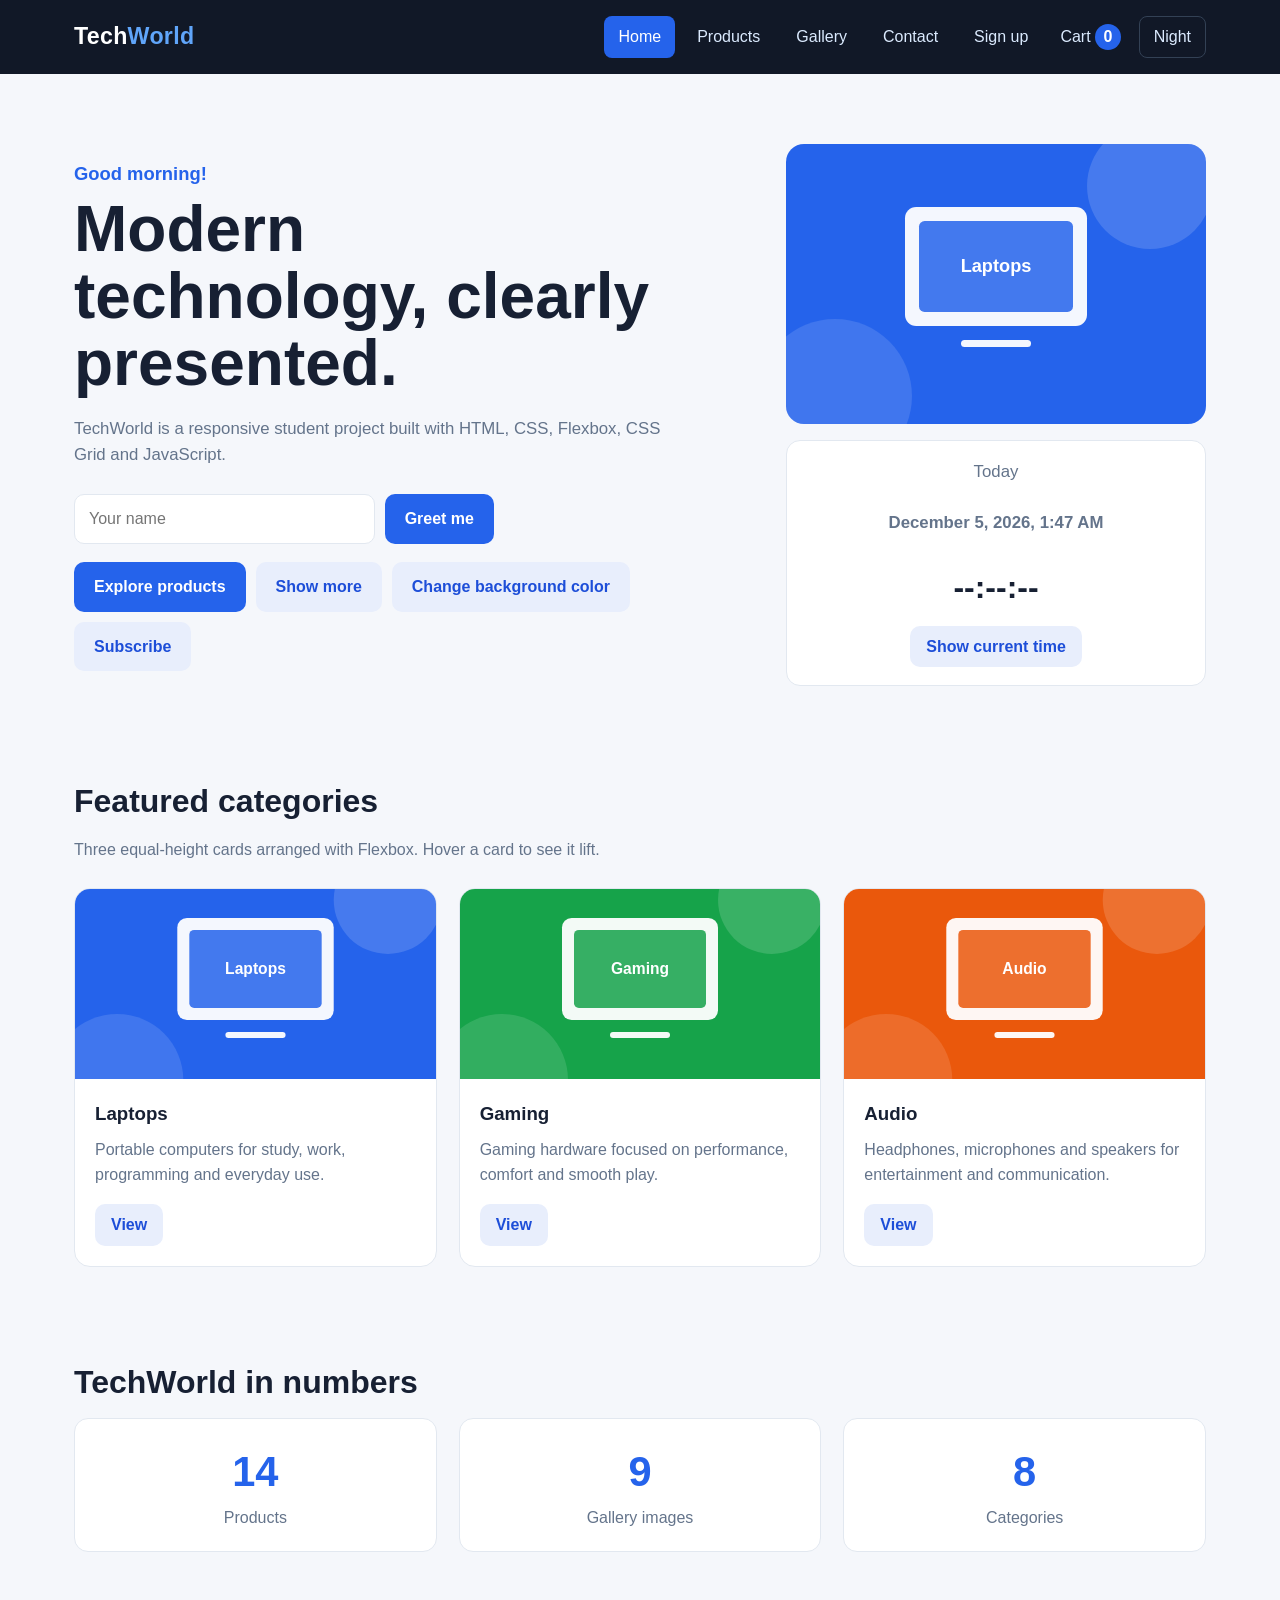
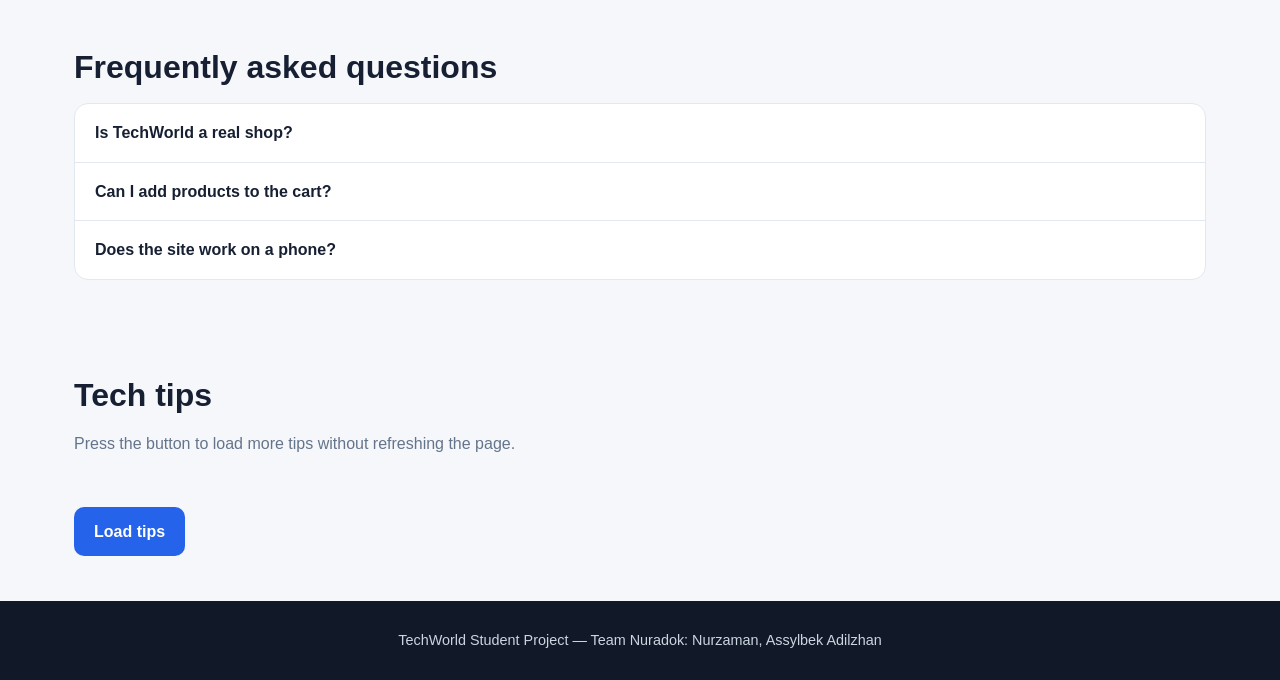
<file: index.html>
<!DOCTYPE html>
<html lang="en">
<head>
<meta charset="UTF-8">
<meta name="viewport" content="width=device-width, initial-scale=1.0">
<title>TechWorld | Home</title>
<link rel="stylesheet" href="css/style.css">
</head>
<body>
<header class="site-header">
  <nav class="navbar">
    <a class="logo" href="index.html">Tech<span>World</span></a>
    <ul class="nav-links" id="mainNav">
      <li><a href="index.html">Home</a></li>
      <li><a href="products.html">Products</a></li>
      <li><a href="gallery.html">Gallery</a></li>
      <li><a href="contact.html">Contact</a></li>
      <li><a href="signup.html">Sign up</a></li>
      <li><span class="cart">Cart <b id="cartCount">0</b></span></li>
      <li><button id="themeBtn" class="theme-btn" type="button" aria-pressed="false">Night</button></li>
    </ul>
  </nav>
</header>
<section class="hero">
  <div class="hero-text">
    <p id="greeting" class="greeting">Welcome</p>
    <h1>Modern technology, clearly presented.</h1>
    <p class="hero-lead">TechWorld is a responsive student project built with HTML, CSS, Flexbox, CSS Grid and JavaScript.</p>
    <form id="nameForm" class="inline-form">
      <label class="visually-hidden" for="nameInput">Your name</label>
      <input id="nameInput" type="text" placeholder="Your name" autocomplete="given-name">
      <button class="btn" type="submit">Greet me</button>
    </form>
    <div class="hero-actions">
      <a class="btn" href="products.html">Explore products</a>
      <button class="btn secondary" id="heroToggle" type="button">Show more</button>
      <button class="btn secondary" id="colorBtn" type="button">Change background color</button>
      <button class="btn secondary" id="openSub" type="button">Subscribe</button>
    </div>
    <p class="hero-more" id="heroMore">Browse and filter devices, add them to your cart, switch images in the gallery and send us a message with the step-by-step form.</p>
  </div>
  <div class="hero-side">
    <img class="hero-img" src="images/tech1.svg" alt="Laptops">
    <aside class="clock-card">
      <p class="muted">Today</p>
      <p id="dateTime" class="date-time"></p>
      <output id="timeOutput">--:--:--</output>
      <button class="btn small" id="timeBtn" type="button">Show current time</button>
    </aside>
  </div>
</section>

<section class="section">
  <h2>Featured categories</h2>
  <p class="section-intro">Three equal-height cards arranged with Flexbox. Hover a card to see it lift.</p>
  <div class="cards">
    <article class="card">
      <img src="images/tech1.svg" alt="Laptops">
      <div class="card-body">
        <h3>Laptops</h3>
        <p>Portable computers for study, work, programming and everyday use.</p>
        <a class="btn small" href="products.html?cat=laptops">View</a>
      </div>
    </article>
    <article class="card">
      <img src="images/tech3.svg" alt="Gaming">
      <div class="card-body">
        <h3>Gaming</h3>
        <p>Gaming hardware focused on performance, comfort and smooth play.</p>
        <a class="btn small" href="products.html?cat=gaming">View</a>
      </div>
    </article>
    <article class="card">
      <img src="images/tech4.svg" alt="Audio">
      <div class="card-body">
        <h3>Audio</h3>
        <p>Headphones, microphones and speakers for entertainment and communication.</p>
        <a class="btn small" href="products.html?cat=audio">View</a>
      </div>
    </article>
  </div>
</section>

<section class="section">
  <h2>TechWorld in numbers</h2>
  <div class="stats">
    <div class="stat"><span class="stat-num" data-target="14">0</span><p>Products</p></div>
    <div class="stat"><span class="stat-num" data-target="9">0</span><p>Gallery images</p></div>
    <div class="stat"><span class="stat-num" data-target="8">0</span><p>Categories</p></div>
  </div>
</section>

<section class="section">
  <h2>Frequently asked questions</h2>
  <div class="faq" id="faq">
    <div class="faq-item">
      <button class="faq-q" type="button" aria-expanded="false">Is TechWorld a real shop?</button>
      <div class="faq-a"><p>No. It is a student project that shows layout with Flexbox and Grid, plus JavaScript and jQuery interaction.</p></div>
    </div>
    <div class="faq-item">
      <button class="faq-q" type="button" aria-expanded="false">Can I add products to the cart?</button>
      <div class="faq-a"><p>Yes. Open the Products page and press Add to cart. The counter in the menu updates.</p></div>
    </div>
    <div class="faq-item">
      <button class="faq-q" type="button" aria-expanded="false">Does the site work on a phone?</button>
      <div class="faq-a"><p>Yes. The grid, the cards and the menu adapt to narrow screens.</p></div>
    </div>
  </div>
</section>

<section class="section">
  <h2>Tech tips</h2>
  <p class="section-intro">Press the button to load more tips without refreshing the page.</p>
  <div id="tipList" class="tip-list"></div>
  <p id="tipStatus" class="section-intro" aria-live="polite"></p>
  <button class="btn" id="loadTips" type="button">Load tips</button>
</section>
<div id="subPopup" class="overlay" aria-hidden="true">
  <div class="qv-box" role="dialog" aria-modal="true" aria-labelledby="subTitle">
    <button class="qv-close" id="closeSub" type="button" aria-label="Close">&times;</button>
    <h3 id="subTitle">Get TechWorld news</h3>
    <p>New devices and tips, once a week.</p>
    <form id="subForm" novalidate>
      <label for="subEmail">Email</label>
      <input id="subEmail" type="email" autocomplete="email">
      <p class="error" id="subError" role="alert"></p>
      <button class="btn" type="submit">Subscribe</button>
    </form>
    <p class="success" id="subSuccess" role="status"></p>
  </div>
</div>
<footer class="site-footer">TechWorld Student Project — Team Nuradok: Nurzaman, Assylbek Adilzhan</footer>
<button id="toTop" class="to-top" type="button" aria-label="Back to top">&uarr;</button>
<script src="https://code.jquery.com/jquery-3.7.1.min.js"></script>
<script src="js/data.js"></script>
<script src="js/script.js"></script>
<script src="js/effects.js"></script>
</body>
</html>
</file>
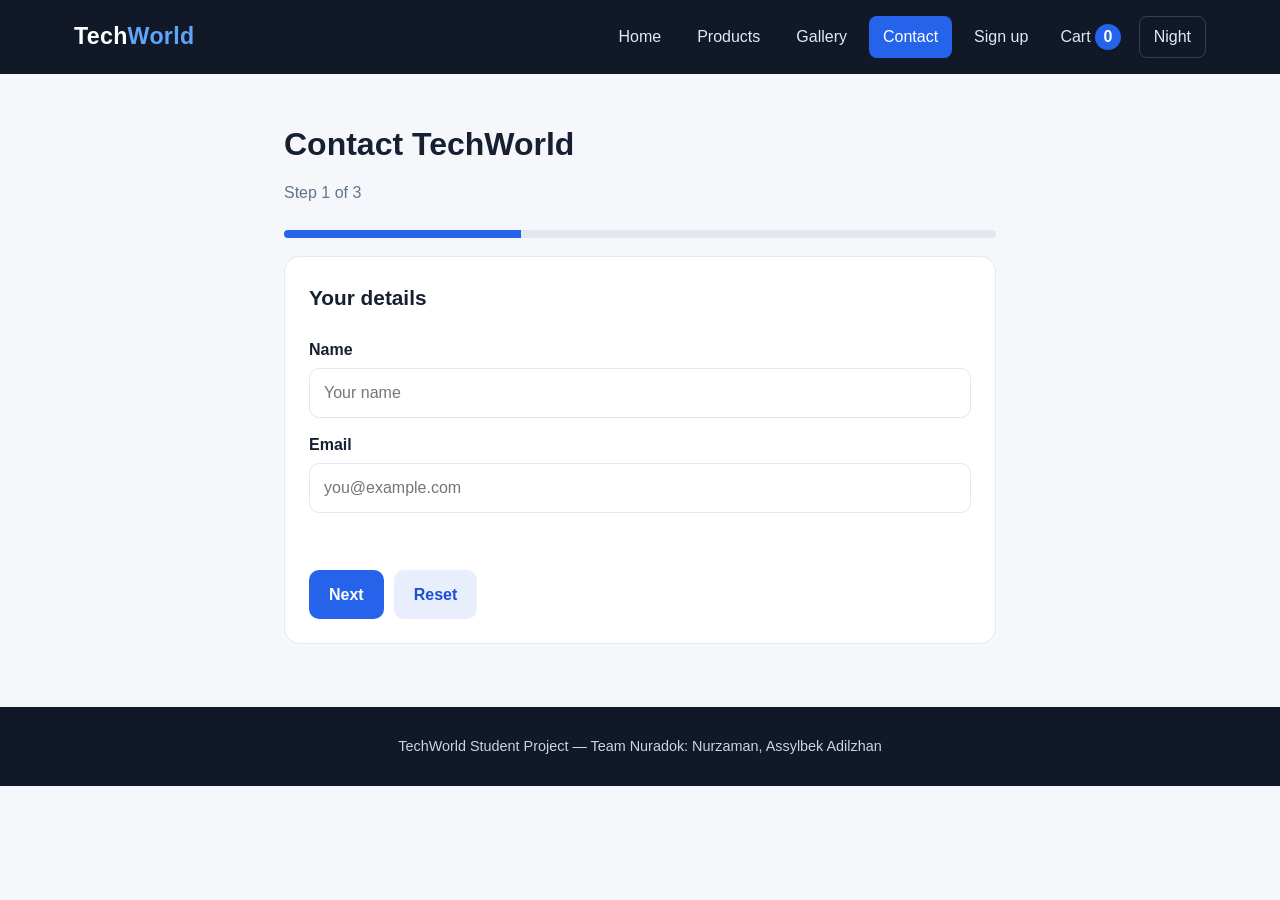
<file: contact.html>
<!DOCTYPE html>
<html lang="en">
<head>
<meta charset="UTF-8">
<meta name="viewport" content="width=device-width, initial-scale=1.0">
<title>TechWorld | Contact</title>
<link rel="stylesheet" href="css/style.css">
</head>
<body>
<header class="site-header">
  <nav class="navbar">
    <a class="logo" href="index.html">Tech<span>World</span></a>
    <ul class="nav-links" id="mainNav">
      <li><a href="index.html">Home</a></li>
      <li><a href="products.html">Products</a></li>
      <li><a href="gallery.html">Gallery</a></li>
      <li><a href="contact.html">Contact</a></li>
      <li><a href="signup.html">Sign up</a></li>
      <li><span class="cart">Cart <b id="cartCount">0</b></span></li>
      <li><button id="themeBtn" class="theme-btn" type="button" aria-pressed="false">Night</button></li>
    </ul>
  </nav>
</header>
<main class="section narrow">
  <h1>Contact TechWorld</h1>
  <p class="section-intro" id="stepLabel"></p>
  <div class="progress"><div class="progress-bar" id="progressBar"></div></div>
  <form class="contact" id="contactForm" novalidate>
    <fieldset class="step">
      <legend>Your details</legend>
      <label for="name">Name</label>
      <input id="name" name="name" type="text" placeholder="Your name" autocomplete="name">
      <label for="email">Email</label>
      <input id="email" name="email" type="email" placeholder="you@example.com" autocomplete="email">
    </fieldset>
    <fieldset class="step">
      <legend>Your message</legend>
      <label for="topic">Topic</label>
      <select id="topic" name="topic">
        <option value="">Choose a topic</option>
        <option value="General question">General question</option>
        <option value="Product">Product</option>
        <option value="Support">Support</option>
      </select>
      <label for="message">Message</label>
      <textarea id="message" name="message" rows="5" maxlength="300" placeholder="Write your message..."></textarea>
      <span class="counter"><b id="charCount">0</b> / 300</span>
    </fieldset>
    <fieldset class="step">
      <legend>Confirm</legend>
      <div class="summary" id="summary"></div>
    </fieldset>
    <p class="error" id="formError" role="alert"></p>
    <div class="form-actions">
      <button class="btn secondary" id="backBtn" type="button">Back</button>
      <button class="btn" id="nextBtn" type="button">Next</button>
      <button class="btn" id="submitBtn" type="submit">Send message</button>
      <button class="btn secondary" id="resetBtn" type="button">Reset</button>
    </div>
  </form>
  <p id="formResult" class="success" role="status"></p>
</main>
<footer class="site-footer">TechWorld Student Project — Team Nuradok: Nurzaman, Assylbek Adilzhan</footer>
<button id="toTop" class="to-top" type="button" aria-label="Back to top">&uarr;</button>
<script src="https://code.jquery.com/jquery-3.7.1.min.js"></script>
<script src="js/data.js"></script>
<script src="js/script.js"></script>
<script src="js/effects.js"></script>
</body>
</html>
</file>
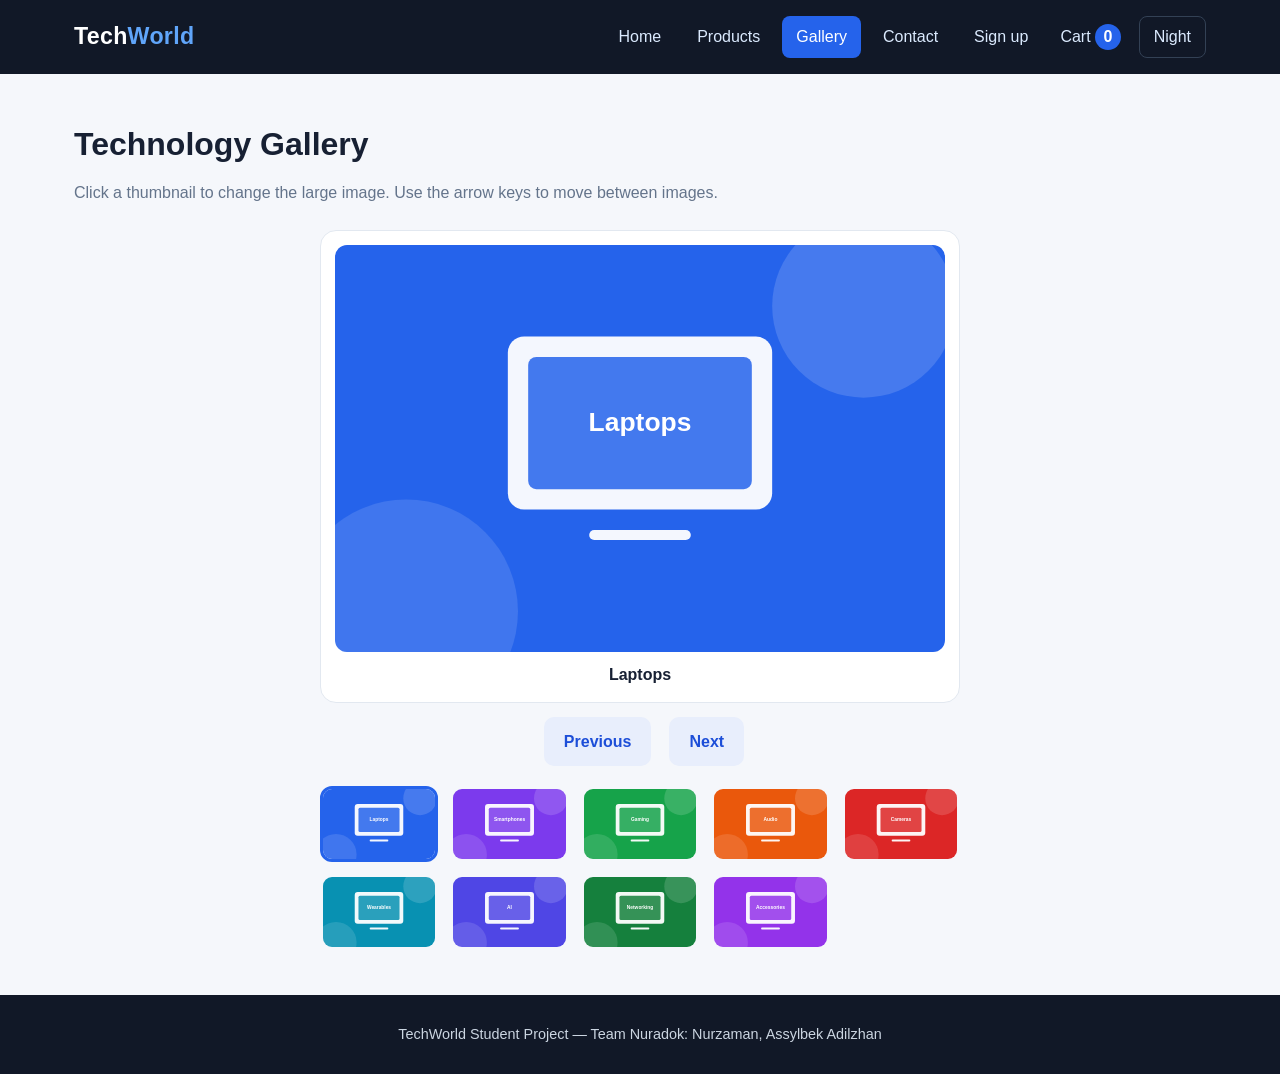
<file: gallery.html>
<!DOCTYPE html>
<html lang="en">
<head>
<meta charset="UTF-8">
<meta name="viewport" content="width=device-width, initial-scale=1.0">
<title>TechWorld | Gallery</title>
<link rel="stylesheet" href="css/style.css">
</head>
<body>
<header class="site-header">
  <nav class="navbar">
    <a class="logo" href="index.html">Tech<span>World</span></a>
    <ul class="nav-links" id="mainNav">
      <li><a href="index.html">Home</a></li>
      <li><a href="products.html">Products</a></li>
      <li><a href="gallery.html">Gallery</a></li>
      <li><a href="contact.html">Contact</a></li>
      <li><a href="signup.html">Sign up</a></li>
      <li><span class="cart">Cart <b id="cartCount">0</b></span></li>
      <li><button id="themeBtn" class="theme-btn" type="button" aria-pressed="false">Night</button></li>
    </ul>
  </nav>
</header>
<main class="section">
  <h1>Technology Gallery</h1>
  <p class="section-intro">Click a thumbnail to change the large image. Use the arrow keys to move between images.</p>
  <figure class="display">
    <img id="displayImg" src="images/tech1.svg" alt="Laptops">
    <figcaption id="displayCaption">Laptops</figcaption>
  </figure>
  <div class="display-actions">
    <button class="btn secondary" id="prevImg" type="button">Previous</button>
    <button class="btn secondary" id="nextImg" type="button">Next</button>
  </div>
  <div class="thumbs" id="thumbs">
    <button class="thumb" type="button" data-src="images/tech1.svg" data-caption="Laptops"><img src="images/tech1.svg" alt="Laptops"></button>
    <button class="thumb" type="button" data-src="images/tech2.svg" data-caption="Smartphones"><img src="images/tech2.svg" alt="Smartphones"></button>
    <button class="thumb" type="button" data-src="images/tech3.svg" data-caption="Gaming"><img src="images/tech3.svg" alt="Gaming"></button>
    <button class="thumb" type="button" data-src="images/tech4.svg" data-caption="Audio"><img src="images/tech4.svg" alt="Audio"></button>
    <button class="thumb" type="button" data-src="images/tech5.svg" data-caption="Cameras"><img src="images/tech5.svg" alt="Cameras"></button>
    <button class="thumb" type="button" data-src="images/tech6.svg" data-caption="Wearables"><img src="images/tech6.svg" alt="Wearables"></button>
    <button class="thumb" type="button" data-src="images/tech7.svg" data-caption="Artificial Intelligence"><img src="images/tech7.svg" alt="Artificial Intelligence"></button>
    <button class="thumb" type="button" data-src="images/tech8.svg" data-caption="Networking"><img src="images/tech8.svg" alt="Networking"></button>
    <button class="thumb" type="button" data-src="images/tech9.svg" data-caption="Accessories"><img src="images/tech9.svg" alt="Accessories"></button>
  </div>
</main>
<footer class="site-footer">TechWorld Student Project — Team Nuradok: Nurzaman, Assylbek Adilzhan</footer>
<button id="toTop" class="to-top" type="button" aria-label="Back to top">&uarr;</button>
<script src="https://code.jquery.com/jquery-3.7.1.min.js"></script>
<script src="js/data.js"></script>
<script src="js/script.js"></script>
<script src="js/effects.js"></script>
</body>
</html>
</file>
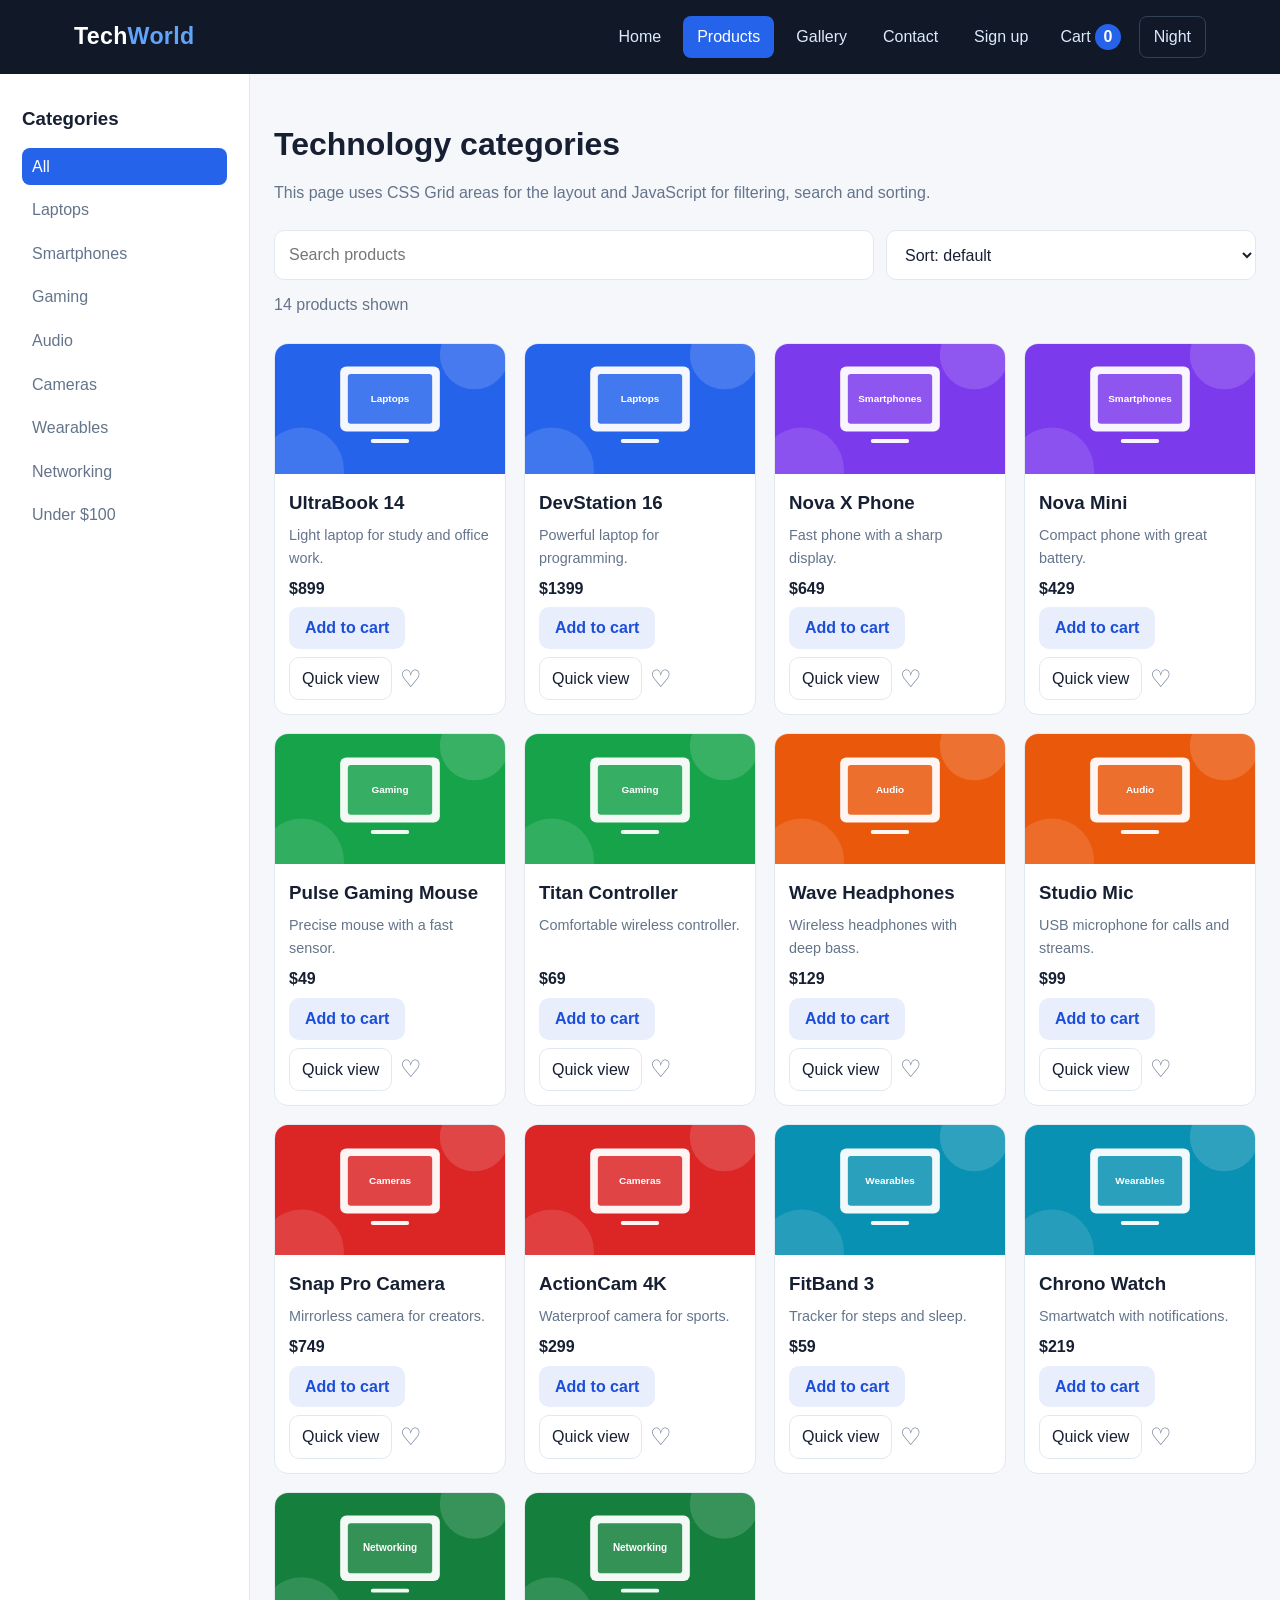
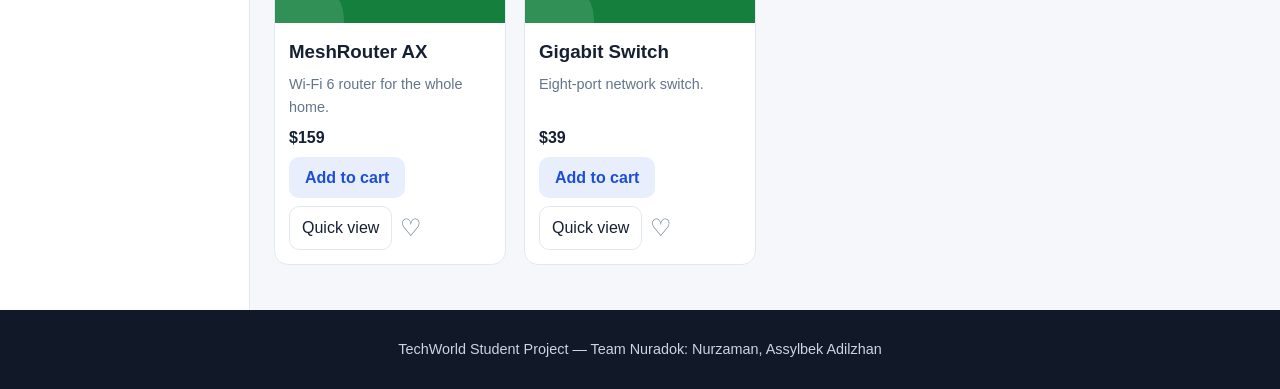
<file: products.html>
<!DOCTYPE html>
<html lang="en">
<head>
<meta charset="UTF-8">
<meta name="viewport" content="width=device-width, initial-scale=1.0">
<title>TechWorld | Products</title>
<link rel="stylesheet" href="css/style.css">
</head>
<body class="grid-page">
<header class="site-header grid-header">
  <nav class="navbar">
    <a class="logo" href="index.html">Tech<span>World</span></a>
    <ul class="nav-links" id="mainNav">
      <li><a href="index.html">Home</a></li>
      <li><a href="products.html">Products</a></li>
      <li><a href="gallery.html">Gallery</a></li>
      <li><a href="contact.html">Contact</a></li>
      <li><a href="signup.html">Sign up</a></li>
      <li><span class="cart">Cart <b id="cartCount">0</b></span></li>
      <li><button id="themeBtn" class="theme-btn" type="button" aria-pressed="false">Night</button></li>
    </ul>
  </nav>
</header>
<aside class="sidebar">
  <h3>Categories</h3>
  <ul id="catList">
    <li><a href="#" data-cat="all" class="active-cat">All</a></li>
    <li><a href="#" data-cat="laptops">Laptops</a></li>
    <li><a href="#" data-cat="smartphones">Smartphones</a></li>
    <li><a href="#" data-cat="gaming">Gaming</a></li>
    <li><a href="#" data-cat="audio">Audio</a></li>
    <li><a href="#" data-cat="cameras">Cameras</a></li>
    <li><a href="#" data-cat="wearables">Wearables</a></li>
    <li><a href="#" data-cat="networking">Networking</a></li>
    <li><a href="#" data-cat="budget">Under $100</a></li>
  </ul>
</aside>
<main class="main-content section">
  <h1>Technology categories</h1>
  <p class="section-intro">This page uses CSS Grid areas for the layout and JavaScript for filtering, search and sorting.</p>
  <div class="toolbar">
    <input id="search" type="search" placeholder="Search products" aria-label="Search products">
    <select id="sort" aria-label="Sort products">
      <option value="default">Sort: default</option>
      <option value="low">Price: low to high</option>
      <option value="high">Price: high to low</option>
      <option value="name">Name A to Z</option>
    </select>
  </div>
  <p id="resultInfo" class="section-intro" aria-live="polite"></p>
  <div id="productGrid" class="product-grid"></div>
  <p id="emptyMsg" class="empty">No products match your search.</p>
</main>
<div id="quickView" class="overlay" aria-hidden="true">
  <div class="qv-box" role="dialog" aria-modal="true" aria-labelledby="qvTitle">
    <button class="qv-close" id="qvClose" type="button" aria-label="Close">&times;</button>
    <img id="qvImg" src="images/tech1.svg" alt="">
    <h3 id="qvTitle"></h3>
    <p id="qvDesc"></p>
    <p class="price" id="qvPrice"></p>
  </div>
</div>
<footer class="site-footer grid-footer">TechWorld Student Project — Team Nuradok: Nurzaman, Assylbek Adilzhan</footer>
<button id="toTop" class="to-top" type="button" aria-label="Back to top">&uarr;</button>
<script src="https://code.jquery.com/jquery-3.7.1.min.js"></script>
<script src="js/data.js"></script>
<script src="js/script.js"></script>
<script src="js/effects.js"></script>
</body>
</html>
</file>
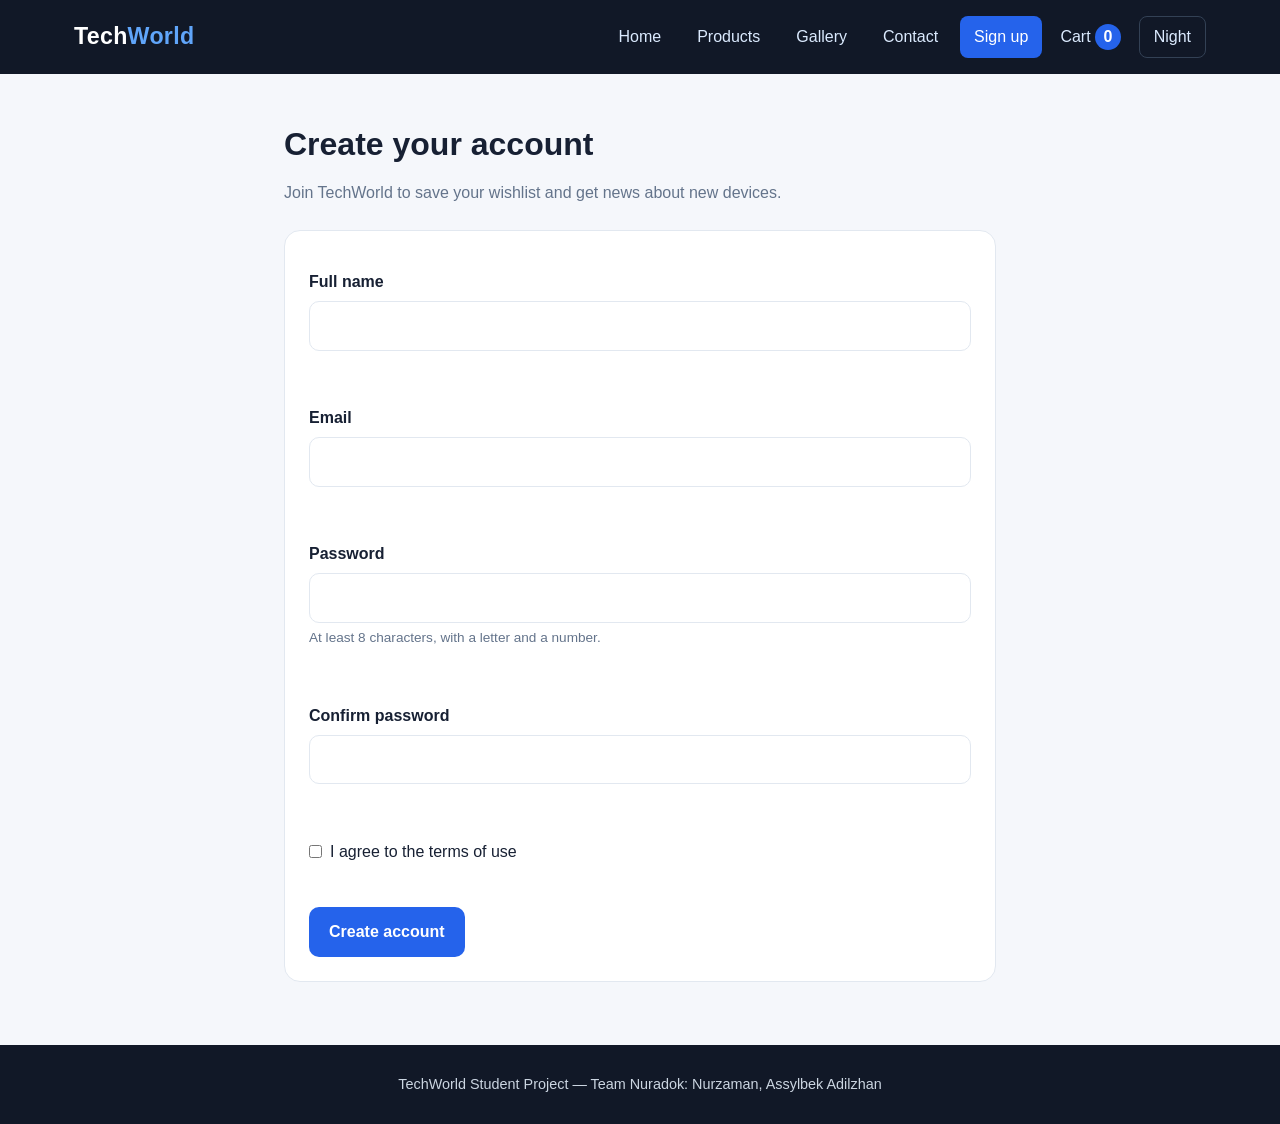
<file: signup.html>
<!DOCTYPE html>
<html lang="en">
<head>
<meta charset="UTF-8">
<meta name="viewport" content="width=device-width, initial-scale=1.0">
<title>TechWorld | Sign up</title>
<link rel="stylesheet" href="css/style.css">
</head>
<body>
<header class="site-header">
  <nav class="navbar">
    <a class="logo" href="index.html">Tech<span>World</span></a>
    <ul class="nav-links" id="mainNav">
      <li><a href="index.html">Home</a></li>
      <li><a href="products.html">Products</a></li>
      <li><a href="gallery.html">Gallery</a></li>
      <li><a href="contact.html">Contact</a></li>
      <li><a href="signup.html">Sign up</a></li>
      <li><span class="cart">Cart <b id="cartCount">0</b></span></li>
      <li><button id="themeBtn" class="theme-btn" type="button" aria-pressed="false">Night</button></li>
    </ul>
  </nav>
</header>
<main class="section narrow">
  <h1>Create your account</h1>
  <p class="section-intro">Join TechWorld to save your wishlist and get news about new devices.</p>
  <form class="contact" id="signupForm" novalidate>
    <div>
      <label for="fullName">Full name</label>
      <input id="fullName" name="fullName" type="text" autocomplete="name">
      <p class="error" id="fullNameError"></p>
    </div>
    <div>
      <label for="signupEmail">Email</label>
      <input id="signupEmail" name="signupEmail" type="email" autocomplete="email">
      <p class="error" id="signupEmailError"></p>
    </div>
    <div>
      <label for="password">Password</label>
      <input id="password" name="password" type="password" autocomplete="new-password">
      <p class="hint">At least 8 characters, with a letter and a number.</p>
      <p class="error" id="passwordError"></p>
    </div>
    <div>
      <label for="confirmPassword">Confirm password</label>
      <input id="confirmPassword" name="confirmPassword" type="password" autocomplete="new-password">
      <p class="error" id="confirmPasswordError"></p>
    </div>
    <div>
      <label class="check"><input id="terms" name="terms" type="checkbox"> I agree to the terms of use</label>
      <p class="error" id="termsError"></p>
    </div>
    <button class="btn" type="submit">Create account</button>
  </form>
  <p id="signupSuccess" class="success" role="status"></p>
</main>
<footer class="site-footer">TechWorld Student Project — Team Nuradok: Nurzaman, Assylbek Adilzhan</footer>
<button id="toTop" class="to-top" type="button" aria-label="Back to top">&uarr;</button>
<script src="https://code.jquery.com/jquery-3.7.1.min.js"></script>
<script src="js/data.js"></script>
<script src="js/script.js"></script>
<script src="js/effects.js"></script>
</body>
</html>
</file>
<file: css/style.css>
* { box-sizing: border-box; margin: 0; padding: 0; }
:root {
  --bg: #f5f7fb;
  --card: #ffffff;
  --text: #172033;
  --muted: #64748b;
  --primary: #2563eb;
  --primary2: #7c3aed;
  --border: #e2e8f0;
  --soft: #e8eefc;
}
body.night {
  --bg: #0f172a;
  --card: #1e293b;
  --text: #e5ecf6;
  --muted: #94a3b8;
  --border: #334155;
  --soft: #26334d;
}
body { font-family: Arial, Helvetica, sans-serif; background: var(--bg); color: var(--text); line-height: 1.6; transition: background 0.3s ease, color 0.3s ease; }
a { text-decoration: none; color: inherit; }
img { max-width: 100%; display: block; }

.site-header { background: #111827; color: #fff; position: sticky; top: 0; z-index: 10; }
.navbar { max-width: 1180px; margin: auto; padding: 16px 24px; display: flex; align-items: center; justify-content: space-between; gap: 30px; flex-wrap: wrap; }
.logo { font-size: 1.45rem; font-weight: 800; letter-spacing: 0.3px; }
.logo span { color: #60a5fa; }
.nav-links { display: flex; gap: 8px; list-style: none; align-items: center; flex-wrap: wrap; }
.nav-links a { color: #dbeafe; padding: 8px 14px; border-radius: 8px; transition: 0.2s; display: inline-block; }
.nav-links a:hover, .nav-links a.active { background: var(--primary); color: #fff; }
.cart { color: #dbeafe; padding: 8px 10px; }
.cart b { display: inline-block; min-width: 1.6em; text-align: center; background: var(--primary); border-radius: 999px; color: #fff; }
.theme-btn { border: 1px solid #334155; background: transparent; color: #dbeafe; padding: 7px 14px; border-radius: 8px; cursor: pointer; font: inherit; }
.theme-btn:hover { background: #1f2937; }

.btn { display: inline-block; background: var(--primary); color: #fff; border: 0; border-radius: 10px; padding: 12px 20px; font: inherit; font-weight: 700; cursor: pointer; transition: transform 0.2s, box-shadow 0.2s; }
.btn:hover { transform: translateY(-2px); box-shadow: 0 10px 22px rgba(37, 99, 235, 0.25); }
.btn.secondary { background: var(--soft); color: #1d4ed8; margin-left: 8px; }
body.night .btn.secondary { color: #bfdbfe; }
.btn.small { padding: 8px 16px; background: var(--soft); color: #1d4ed8; align-self: flex-start; }
body.night .btn.small { color: #bfdbfe; }

.hero { max-width: 1180px; margin: auto; padding: 70px 24px 45px; display: flex; align-items: center; justify-content: space-between; gap: 40px; }
.hero-text { max-width: 600px; }
.hero h1 { font-size: clamp(2.2rem, 5vw, 4rem); line-height: 1.05; margin-bottom: 18px; }
.hero p { color: var(--muted); font-size: 1.05rem; margin-bottom: 25px; }
.hero-more { display: none; margin-top: 18px; margin-bottom: 0; }
.hero-actions { display: flex; flex-wrap: wrap; gap: 10px; align-items: center; }
.hero-actions .btn.secondary { margin-left: 0; }
.hero-side { width: 420px; flex-shrink: 0; display: grid; gap: 16px; }
.hero-img { width: 100%; border-radius: 18px; }

.section { max-width: 1180px; margin: auto; padding: 45px 24px; }
.section.narrow { max-width: 760px; }
.section h1, .section h2 { margin-bottom: 10px; }
.section h2 { font-size: 2rem; }
.section-intro { color: var(--muted); margin-bottom: 25px; }

.cards { display: flex; gap: 22px; align-items: stretch; flex-wrap: wrap; }
.card { background: var(--card); border: 1px solid var(--border); border-radius: 16px; overflow: hidden; display: flex; flex-direction: column; flex: 1 1 280px; transition: transform 0.25s, box-shadow 0.25s; }
.card:hover { transform: translateY(-6px); box-shadow: 0 16px 35px rgba(15, 23, 42, 0.12); }
.card img { width: 100%; height: 190px; object-fit: cover; }
.card-body { padding: 20px; display: flex; flex-direction: column; flex: 1; }
.card h3 { margin-bottom: 8px; }
.card p { color: var(--muted); margin-bottom: 16px; flex: 1; }


.tip-list { display: grid; gap: 12px; margin-bottom: 16px; }
.tip { background: var(--card); border-left: 5px solid var(--primary); border-radius: 10px; padding: 14px 18px; display: none; }
.tip h4 { margin-bottom: 4px; }
.tip p { color: var(--muted); }

.grid-page { display: grid; min-height: 100vh; grid-template-columns: 250px 1fr; grid-template-rows: auto 1fr auto; grid-template-areas: "header header" "sidebar main" "footer footer"; }
.grid-page .grid-header { grid-area: header; }
.sidebar { grid-area: sidebar; background: var(--card); border-right: 1px solid var(--border); padding: 30px 22px; }
.sidebar h3 { margin-bottom: 14px; }
.sidebar ul { list-style: none; }
.sidebar li { margin: 6px 0; }
.sidebar a { display: block; padding: 6px 10px; border-radius: 8px; color: var(--muted); transition: 0.2s; }
.sidebar a:hover, .sidebar a.active-cat { background: var(--primary); color: #fff; }
.main-content { grid-area: main; width: 100%; margin: 0; max-width: none; }
.grid-footer { grid-area: footer; }

.toolbar { display: flex; gap: 12px; flex-wrap: wrap; margin-bottom: 12px; }
input, select, textarea { font: inherit; color: var(--text); background: var(--card); border: 1px solid var(--border); border-radius: 10px; padding: 11px 14px; width: 100%; }
.toolbar input { flex: 2 1 220px; width: auto; }
.toolbar select { flex: 1 1 180px; width: auto; }
input.invalid, select.invalid, textarea.invalid { border-color: #dc2626; }
input.valid, select.valid, textarea.valid { border-color: #16a34a; }

.product-grid { display: grid; grid-template-columns: repeat(auto-fill, minmax(230px, 1fr)); gap: 18px; }
.product { background: var(--card); border: 1px solid var(--border); border-radius: 14px; overflow: hidden; display: flex; flex-direction: column; transition: transform 0.2s, box-shadow 0.2s; }
.product:hover { transform: translateY(-4px); box-shadow: 0 12px 28px rgba(15, 23, 42, 0.12); }
.product img { width: 100%; height: 130px; object-fit: cover; }
.product-body { padding: 14px; display: flex; flex-direction: column; gap: 6px; flex: 1; }
.product-body p { color: var(--muted); font-size: 0.9rem; flex: 1; }
.price { font-weight: 700; }
.empty { display: none; color: var(--muted); margin-top: 14px; }



.contact { display: grid; gap: 16px; background: var(--card); border: 1px solid var(--border); border-radius: 16px; padding: 24px; }
.error { display: none; color: #dc2626; font-size: 0.88rem; font-weight: 600; margin-top: 4px; }
.counter { display: block; text-align: right; font-size: 0.85rem; color: var(--muted); margin-top: 4px; }
.success { display: none; margin-top: 18px; color: #15803d; font-weight: 700; }
.contact .btn { justify-self: start; }

.site-footer { background: #111827; color: #cbd5e1; text-align: center; padding: 28px 16px; font-size: 0.9rem; }
.to-top { display: none; position: fixed; right: 20px; bottom: 20px; width: 46px; height: 46px; border-radius: 50%; border: 0; background: var(--primary); color: #fff; font-size: 1.3rem; cursor: pointer; z-index: 20; }

@media (max-width: 900px) {
  .hero { flex-direction: column; padding-top: 40px; }
  .hero-img { width: 100%; max-width: 420px; }
  }
@media (max-width: 700px) {
  .grid-page { grid-template-columns: 1fr; grid-template-areas: "header" "sidebar" "main" "footer"; }
  .sidebar { border-right: 0; border-bottom: 1px solid var(--border); padding: 18px 24px; }
  .sidebar ul { display: flex; flex-wrap: wrap; gap: 6px; }
  }
@media (max-width: 520px) {
  .thumbs { grid-template-columns: repeat(3, 1fr); }
}

.visually-hidden { position: absolute; width: 1px; height: 1px; overflow: hidden; clip: rect(0 0 0 0); white-space: nowrap; }
.muted { color: var(--muted); }
:focus-visible { outline: 3px solid var(--primary); outline-offset: 2px; }
.greeting { color: var(--primary); font-weight: 700; margin-bottom: 8px; transition: transform 0.3s ease; }
.hero p.greeting { color: var(--primary); font-size: 1.15rem; margin-bottom: 8px; }
.inline-form { display: flex; gap: 10px; max-width: 420px; margin-bottom: 18px; }
.inline-form input { flex: 1; }
.clock-card { background: var(--card); border: 1px solid var(--border); border-radius: 14px; padding: 18px; text-align: center; }
output { display: block; font-size: 2rem; font-weight: 700; margin: 6px 0 12px; transition: transform 0.3s ease; }
.pop { animation: pop 0.4s ease; }
@keyframes pop { 0% { transform: scale(1); } 40% { transform: scale(1.25); } 100% { transform: scale(1); } }
@keyframes rise { from { opacity: 0; transform: translateY(14px); } to { opacity: 1; transform: translateY(0); } }
.product, .tip { animation: rise 0.4s ease both; }
.display { background: var(--card); border: 1px solid var(--border); border-radius: 16px; padding: 14px; text-align: center; max-width: 640px; margin: 0 auto 14px; }
.display img { width: 100%; border-radius: 12px; transition: opacity 0.25s ease, transform 0.25s ease; }
.display img.swap { opacity: 0; transform: scale(0.97); }
.display figcaption { margin-top: 10px; font-weight: 700; }
.display-actions { display: flex; gap: 10px; justify-content: center; margin-bottom: 20px; }
.thumbs { display: grid; grid-template-columns: repeat(auto-fill, minmax(100px, 1fr)); gap: 12px; max-width: 640px; margin: 0 auto; }
.thumb { padding: 0; border: 3px solid transparent; border-radius: 12px; overflow: hidden; background: none; cursor: pointer; transition: transform 0.2s ease, border-color 0.2s ease; }
.thumb img { width: 100%; height: 70px; object-fit: cover; }
.thumb:hover { transform: translateY(-3px) scale(1.04); }
.thumb.active { border-color: var(--primary); }
.progress { height: 8px; background: var(--border); border-radius: 999px; overflow: hidden; margin-bottom: 18px; }
.progress-bar { height: 100%; width: 0; background: var(--primary); transition: width 0.4s ease; }
fieldset.step { display: none; border: 0; }
fieldset.step.current { display: block; animation: rise 0.35s ease both; }
legend { font-size: 1.3rem; font-weight: 700; margin-bottom: 8px; }
label { display: block; font-weight: 700; margin: 14px 0 6px; }
.summary { background: var(--bg); border: 1px solid var(--border); border-radius: 10px; padding: 14px; }
.form-actions { display: flex; flex-wrap: wrap; gap: 10px; }
.form-actions .btn.secondary { margin-left: 0; }
.hidden { display: none; }
.error { display: block; min-height: 1.3rem; }
.success { display: block; }
.btn.small { background: var(--soft); }

.stats { display: flex; gap: 22px; flex-wrap: wrap; }
.stat { flex: 1 1 180px; background: var(--card); border: 1px solid var(--border); border-radius: 14px; padding: 20px; text-align: center; }
.stat-num { font-size: 2.6rem; font-weight: 800; color: var(--primary); }
.stat p { color: var(--muted); }
.faq { background: var(--card); border: 1px solid var(--border); border-radius: 14px; overflow: hidden; }
.faq-item + .faq-item { border-top: 1px solid var(--border); }
.faq-q { width: 100%; text-align: left; background: transparent; border: 0; color: var(--text); font: inherit; font-weight: 700; padding: 16px 20px; cursor: pointer; }
.faq-q:hover { background: var(--soft); }
.faq-a { max-height: 0; overflow: hidden; transition: max-height 0.35s ease; color: var(--muted); }
.faq-a p { padding: 0 20px 16px; }
.product-actions { display: flex; flex-wrap: wrap; gap: 8px; align-items: center; }
.view-btn { background: transparent; border: 1px solid var(--border); color: var(--text); border-radius: 10px; padding: 8px 12px; font: inherit; cursor: pointer; }
.view-btn:hover { background: var(--soft); }
.wish-btn { background: transparent; border: 0; font-size: 1.5rem; line-height: 1; cursor: pointer; color: var(--muted); transition: transform 0.2s ease; }
.wish-btn:hover { transform: scale(1.2); }
.wish-btn.active { color: #dc2626; }
.toast { position: fixed; left: 20px; bottom: 20px; background: #111827; color: #fff; padding: 12px 18px; border-radius: 10px; z-index: 60; box-shadow: 0 10px 25px rgba(0, 0, 0, 0.3); }
.overlay { display: none; position: fixed; inset: 0; background: rgba(2, 6, 23, 0.7); z-index: 50; align-items: center; justify-content: center; padding: 20px; }
.qv-box { position: relative; background: var(--card); color: var(--text); border-radius: 16px; padding: 22px; max-width: 420px; width: 100%; }
.qv-box img { border-radius: 12px; margin-bottom: 12px; }
.qv-box p { color: var(--muted); margin: 6px 0; }
.qv-close { position: absolute; top: 8px; right: 12px; background: transparent; border: 0; font-size: 1.8rem; color: var(--text); cursor: pointer; }

.overlay.open { display: flex; }
.date-time { font-weight: 700; margin-bottom: 4px; }
.hint { margin-top: 4px; font-size: 0.85rem; color: var(--muted); }
.check { display: flex; gap: 8px; align-items: center; font-weight: 400; }
.check input { width: auto; }
</file>
